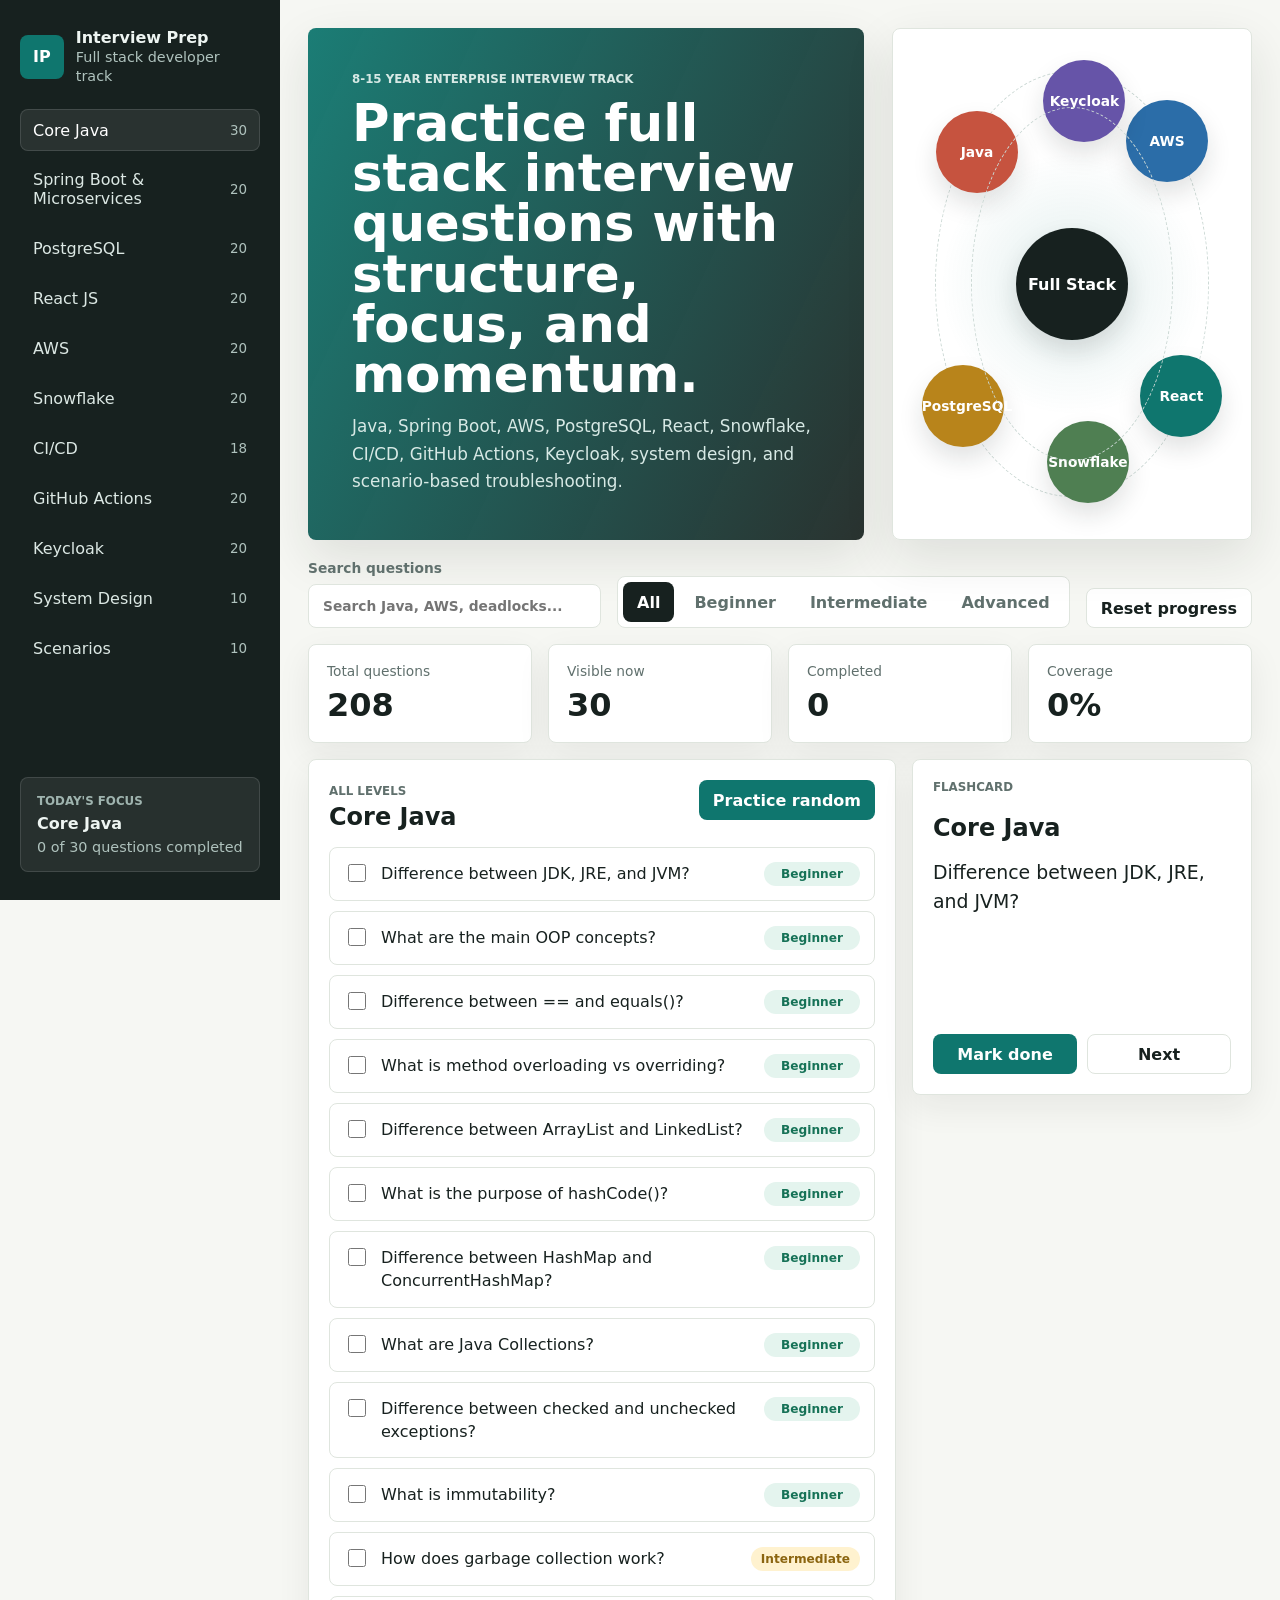
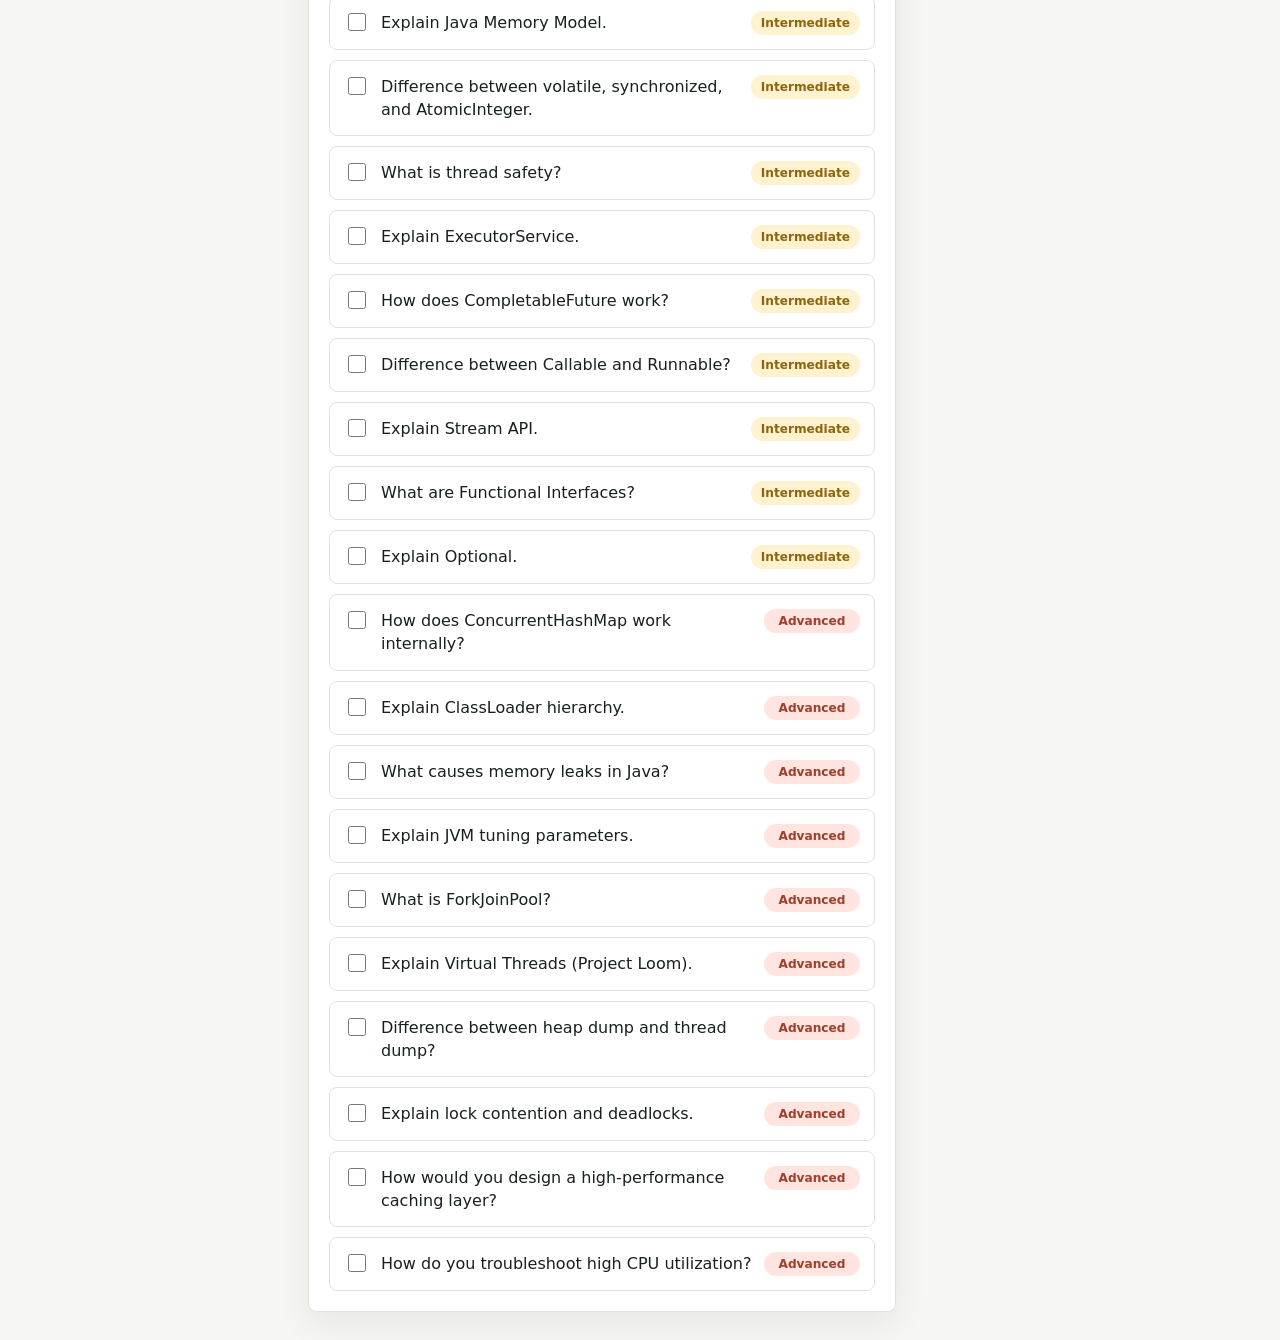
<file: index.html>
<!doctype html>
<html lang="en">
  <head>
    <meta charset="utf-8" />
    <meta name="viewport" content="width=device-width, initial-scale=1" />
    <title>Full Stack Interview Prep</title>
    <link rel="stylesheet" href="styles.css" />
  </head>
  <body>
    <aside class="sidebar" aria-label="Interview prep navigation">
      <div class="brand">
        <div class="brand-mark" aria-hidden="true">IP</div>
        <div>
          <p>Interview Prep</p>
          <span>Full stack developer track</span>
        </div>
      </div>

      <nav class="topic-nav" id="topicNav" aria-label="Topics"></nav>

      <div class="study-card">
        <span class="small-label">Today's focus</span>
        <strong id="focusTopic">Core Java</strong>
        <p id="focusMeta">0 questions completed</p>
      </div>
    </aside>

    <main class="app-shell">
      <section class="hero">
        <div class="hero-copy">
          <span class="small-label">8-15 year enterprise interview track</span>
          <h1>Practice full stack interview questions with structure, focus, and momentum.</h1>
          <p>
            Java, Spring Boot, AWS, PostgreSQL, React, Snowflake, CI/CD, GitHub Actions,
            Keycloak, system design, and scenario-based troubleshooting.
          </p>
        </div>
        <div class="prep-map" aria-label="Interview prep coverage map">
          <div class="map-node java">Java</div>
          <div class="map-node cloud">AWS</div>
          <div class="map-node db">PostgreSQL</div>
          <div class="map-node ui">React</div>
          <div class="map-node auth">Keycloak</div>
          <div class="map-node data">Snowflake</div>
          <div class="map-core">Full Stack</div>
        </div>
      </section>

      <section class="toolbar" aria-label="Practice controls">
        <label class="search-box">
          <span>Search questions</span>
          <input id="searchInput" type="search" placeholder="Search Java, AWS, deadlocks..." />
        </label>

        <div class="segmented" role="group" aria-label="Difficulty filter">
          <button class="active" type="button" data-level="All">All</button>
          <button type="button" data-level="Beginner">Beginner</button>
          <button type="button" data-level="Intermediate">Intermediate</button>
          <button type="button" data-level="Advanced">Advanced</button>
        </div>

        <button class="ghost-button" id="resetProgress" type="button">Reset progress</button>
      </section>

      <section class="stats-grid" aria-label="Preparation statistics">
        <article>
          <span>Total questions</span>
          <strong id="totalQuestions">0</strong>
        </article>
        <article>
          <span>Visible now</span>
          <strong id="visibleQuestions">0</strong>
        </article>
        <article>
          <span>Completed</span>
          <strong id="completedQuestions">0</strong>
        </article>
        <article>
          <span>Coverage</span>
          <strong id="coveragePercent">0%</strong>
        </article>
      </section>

      <section class="practice-layout">
        <div class="question-panel">
          <div class="section-heading">
            <div>
              <span class="small-label" id="activeLevelLabel">All levels</span>
              <h2 id="activeTopicTitle">Core Java</h2>
            </div>
            <button class="primary-button" id="randomQuestion" type="button">Practice random</button>
          </div>
          <div class="question-list" id="questionList"></div>
        </div>

        <aside class="flashcard" aria-label="Flashcard practice">
          <span class="small-label">Flashcard</span>
          <h2 id="flashTopic">Core Java</h2>
          <p id="flashQuestion">Pick a topic or press Practice random.</p>
          <div class="flash-actions">
            <button class="primary-button" id="markFlashDone" type="button">Mark done</button>
            <button class="ghost-button" id="nextFlash" type="button">Next</button>
          </div>
        </aside>
      </section>
    </main>

    <script src="script.js"></script>
  </body>
</html>
</file>
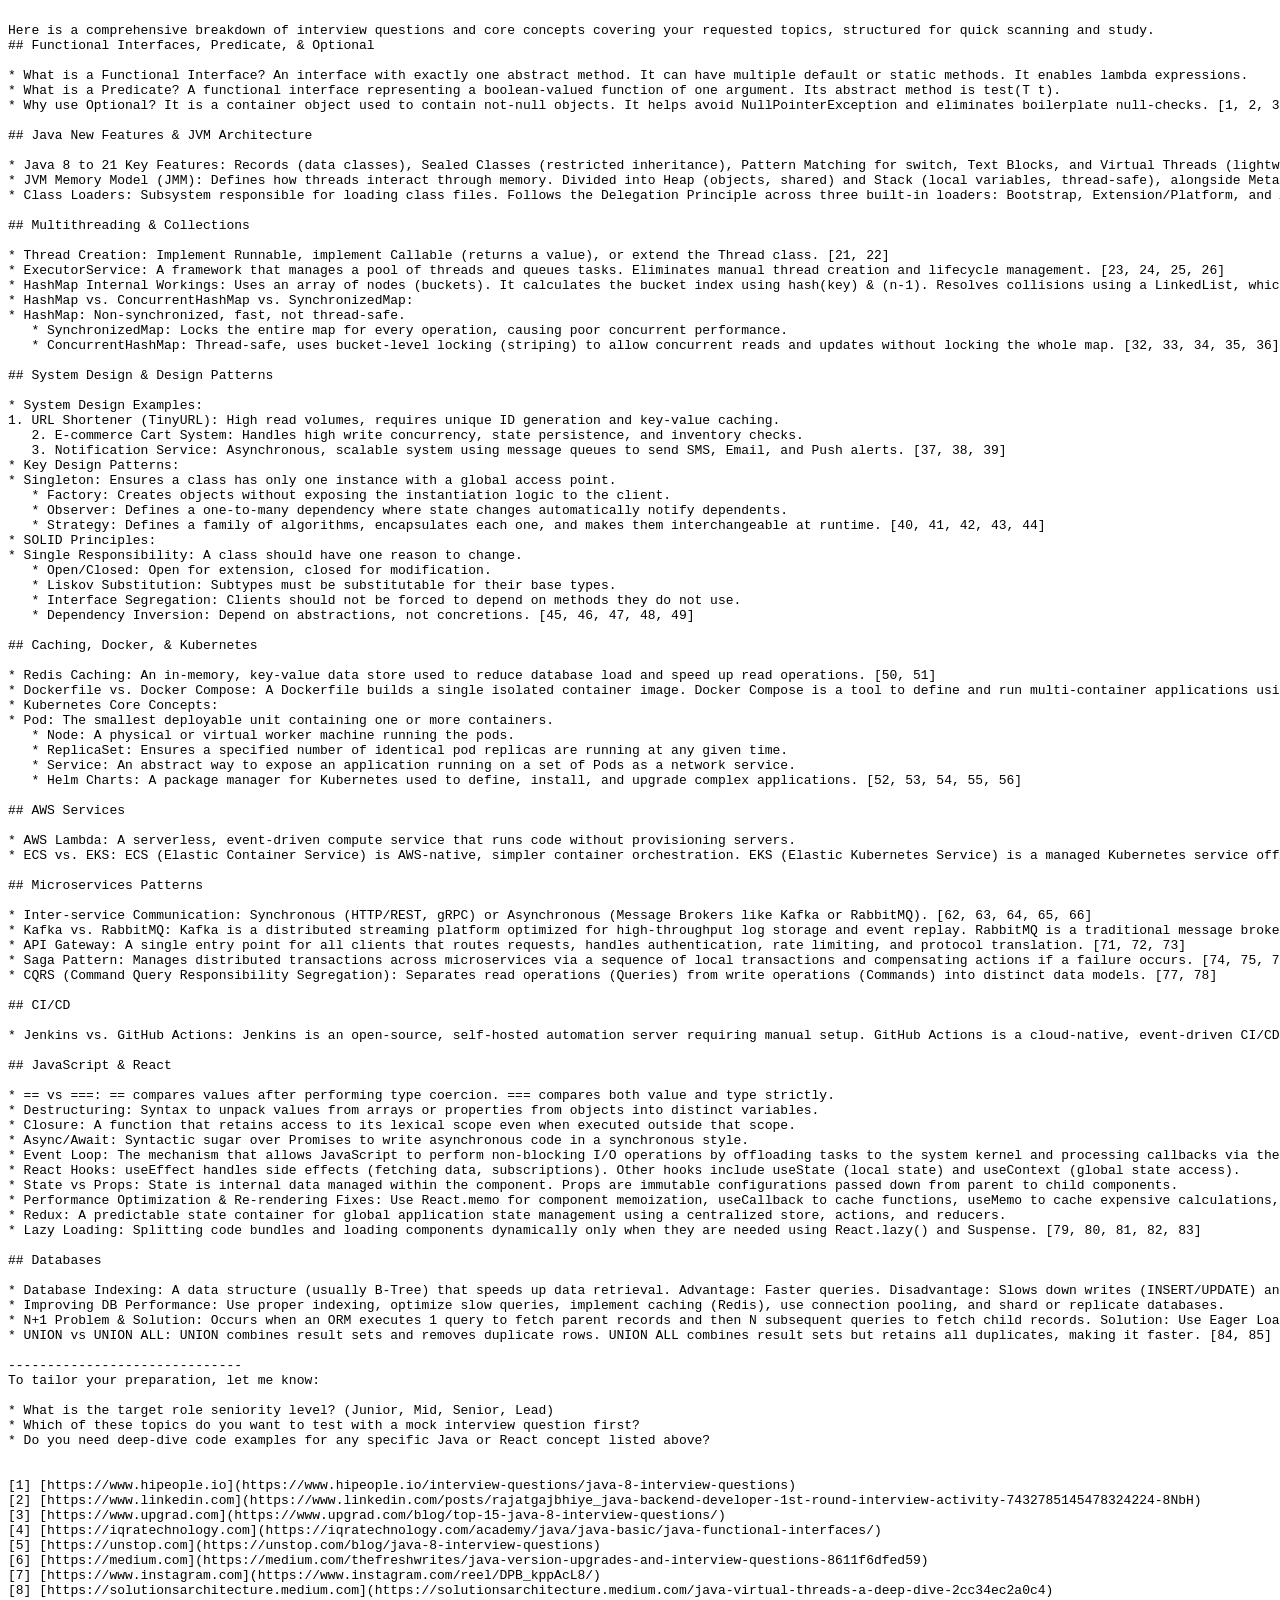
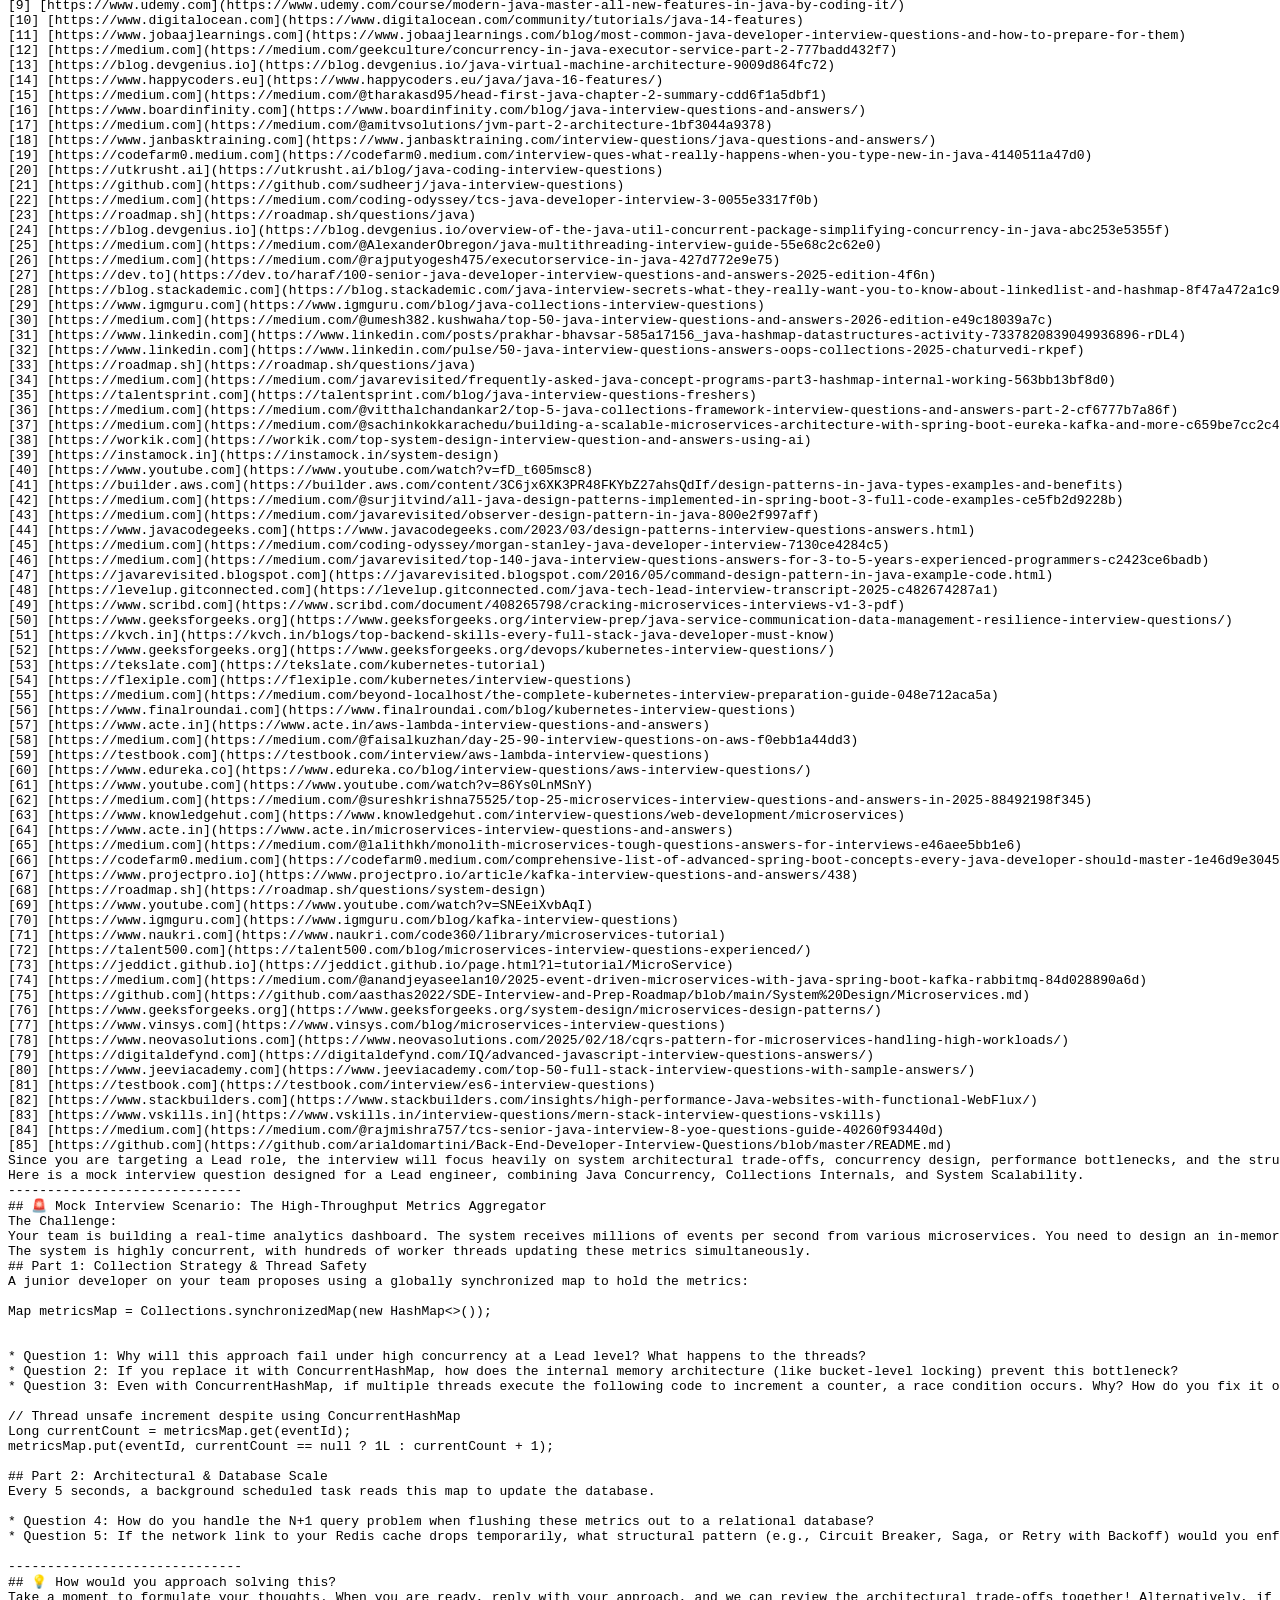
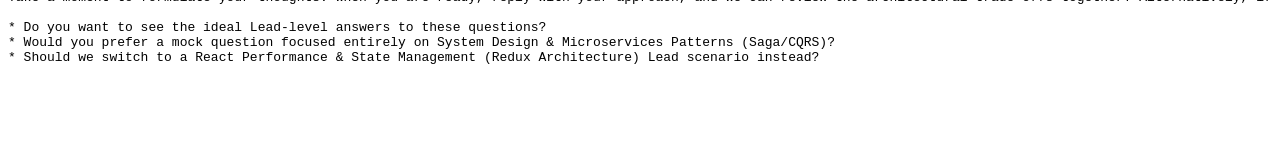
<file: dheeraj2.html>
<html><pre><code>
Here is a comprehensive breakdown of interview questions and core concepts covering your requested topics, structured for quick scanning and study.
## Functional Interfaces, Predicate, & Optional

* What is a Functional Interface? An interface with exactly one abstract method. It can have multiple default or static methods. It enables lambda expressions.
* What is a Predicate<T>? A functional interface representing a boolean-valued function of one argument. Its abstract method is test(T t).
* Why use Optional? It is a container object used to contain not-null objects. It helps avoid NullPointerException and eliminates boilerplate null-checks. [1, 2, 3, 4, 5] 

## Java New Features & JVM Architecture

* Java 8 to 21 Key Features: Records (data classes), Sealed Classes (restricted inheritance), Pattern Matching for switch, Text Blocks, and Virtual Threads (lightweight concurrency). [6, 7, 8, 9, 10] 
* JVM Memory Model (JMM): Defines how threads interact through memory. Divided into Heap (objects, shared) and Stack (local variables, thread-safe), alongside Metaspace (class metadata). [11, 12, 13, 14, 15] 
* Class Loaders: Subsystem responsible for loading class files. Follows the Delegation Principle across three built-in loaders: Bootstrap, Extension/Platform, and Application class loaders. [16, 17, 18, 19, 20] 

## Multithreading & Collections

* Thread Creation: Implement Runnable, implement Callable (returns a value), or extend the Thread class. [21, 22] 
* ExecutorService: A framework that manages a pool of threads and queues tasks. Eliminates manual thread creation and lifecycle management. [23, 24, 25, 26] 
* HashMap Internal Workings: Uses an array of nodes (buckets). It calculates the bucket index using hash(key) & (n-1). Resolves collisions using a LinkedList, which converts to a Red-Black Tree if a bucket exceeds 8 elements (treeification). [27, 28, 29, 30, 31] 
* HashMap vs. ConcurrentHashMap vs. SynchronizedMap:
* HashMap: Non-synchronized, fast, not thread-safe.
   * SynchronizedMap: Locks the entire map for every operation, causing poor concurrent performance.
   * ConcurrentHashMap: Thread-safe, uses bucket-level locking (striping) to allow concurrent reads and updates without locking the whole map. [32, 33, 34, 35, 36] 

## System Design & Design Patterns

* System Design Examples:
1. URL Shortener (TinyURL): High read volumes, requires unique ID generation and key-value caching.
   2. E-commerce Cart System: Handles high write concurrency, state persistence, and inventory checks.
   3. Notification Service: Asynchronous, scalable system using message queues to send SMS, Email, and Push alerts. [37, 38, 39] 
* Key Design Patterns:
* Singleton: Ensures a class has only one instance with a global access point.
   * Factory: Creates objects without exposing the instantiation logic to the client.
   * Observer: Defines a one-to-many dependency where state changes automatically notify dependents.
   * Strategy: Defines a family of algorithms, encapsulates each one, and makes them interchangeable at runtime. [40, 41, 42, 43, 44] 
* SOLID Principles:
* Single Responsibility: A class should have one reason to change.
   * Open/Closed: Open for extension, closed for modification.
   * Liskov Substitution: Subtypes must be substitutable for their base types.
   * Interface Segregation: Clients should not be forced to depend on methods they do not use.
   * Dependency Inversion: Depend on abstractions, not concretions. [45, 46, 47, 48, 49] 

## Caching, Docker, & Kubernetes

* Redis Caching: An in-memory, key-value data store used to reduce database load and speed up read operations. [50, 51] 
* Dockerfile vs. Docker Compose: A Dockerfile builds a single isolated container image. Docker Compose is a tool to define and run multi-container applications using a single YAML configuration.
* Kubernetes Core Concepts:
* Pod: The smallest deployable unit containing one or more containers.
   * Node: A physical or virtual worker machine running the pods.
   * ReplicaSet: Ensures a specified number of identical pod replicas are running at any given time.
   * Service: An abstract way to expose an application running on a set of Pods as a network service.
   * Helm Charts: A package manager for Kubernetes used to define, install, and upgrade complex applications. [52, 53, 54, 55, 56] 

## AWS Services

* AWS Lambda: A serverless, event-driven compute service that runs code without provisioning servers.
* ECS vs. EKS: ECS (Elastic Container Service) is AWS-native, simpler container orchestration. EKS (Elastic Kubernetes Service) is a managed Kubernetes service offering higher flexibility and avoiding vendor lock-in. [57, 58, 59, 60, 61] 

## Microservices Patterns

* Inter-service Communication: Synchronous (HTTP/REST, gRPC) or Asynchronous (Message Brokers like Kafka or RabbitMQ). [62, 63, 64, 65, 66] 
* Kafka vs. RabbitMQ: Kafka is a distributed streaming platform optimized for high-throughput log storage and event replay. RabbitMQ is a traditional message broker optimized for complex routing scenarios. [67, 68, 69, 70] 
* API Gateway: A single entry point for all clients that routes requests, handles authentication, rate limiting, and protocol translation. [71, 72, 73] 
* Saga Pattern: Manages distributed transactions across microservices via a sequence of local transactions and compensating actions if a failure occurs. [74, 75, 76] 
* CQRS (Command Query Responsibility Segregation): Separates read operations (Queries) from write operations (Commands) into distinct data models. [77, 78] 

## CI/CD

* Jenkins vs. GitHub Actions: Jenkins is an open-source, self-hosted automation server requiring manual setup. GitHub Actions is a cloud-native, event-driven CI/CD platform integrated directly into GitHub repositories.

## JavaScript & React

* == vs ===: == compares values after performing type coercion. === compares both value and type strictly.
* Destructuring: Syntax to unpack values from arrays or properties from objects into distinct variables.
* Closure: A function that retains access to its lexical scope even when executed outside that scope.
* Async/Await: Syntactic sugar over Promises to write asynchronous code in a synchronous style.
* Event Loop: The mechanism that allows JavaScript to perform non-blocking I/O operations by offloading tasks to the system kernel and processing callbacks via the queue.
* React Hooks: useEffect handles side effects (fetching data, subscriptions). Other hooks include useState (local state) and useContext (global state access).
* State vs Props: State is internal data managed within the component. Props are immutable configurations passed down from parent to child components.
* Performance Optimization & Re-rendering Fixes: Use React.memo for component memoization, useCallback to cache functions, useMemo to cache expensive calculations, and implement React Virtualization for large lists.
* Redux: A predictable state container for global application state management using a centralized store, actions, and reducers.
* Lazy Loading: Splitting code bundles and loading components dynamically only when they are needed using React.lazy() and Suspense. [79, 80, 81, 82, 83] 

## Databases

* Database Indexing: A data structure (usually B-Tree) that speeds up data retrieval. Advantage: Faster queries. Disadvantage: Slows down writes (INSERT/UPDATE) and consumes additional disk space.
* Improving DB Performance: Use proper indexing, optimize slow queries, implement caching (Redis), use connection pooling, and shard or replicate databases.
* N+1 Problem & Solution: Occurs when an ORM executes 1 query to fetch parent records and then N subsequent queries to fetch child records. Solution: Use Eager Loading (JOIN fetching).
* UNION vs UNION ALL: UNION combines result sets and removes duplicate rows. UNION ALL combines result sets but retains all duplicates, making it faster. [84, 85] 

------------------------------
To tailor your preparation, let me know:

* What is the target role seniority level? (Junior, Mid, Senior, Lead)
* Which of these topics do you want to test with a mock interview question first?
* Do you need deep-dive code examples for any specific Java or React concept listed above?


[1] [https://www.hipeople.io](https://www.hipeople.io/interview-questions/java-8-interview-questions)
[2] [https://www.linkedin.com](https://www.linkedin.com/posts/rajatgajbhiye_java-backend-developer-1st-round-interview-activity-7432785145478324224-8NbH)
[3] [https://www.upgrad.com](https://www.upgrad.com/blog/top-15-java-8-interview-questions/)
[4] [https://iqratechnology.com](https://iqratechnology.com/academy/java/java-basic/java-functional-interfaces/)
[5] [https://unstop.com](https://unstop.com/blog/java-8-interview-questions)
[6] [https://medium.com](https://medium.com/thefreshwrites/java-version-upgrades-and-interview-questions-8611f6dfed59)
[7] [https://www.instagram.com](https://www.instagram.com/reel/DPB_kppAcL8/)
[8] [https://solutionsarchitecture.medium.com](https://solutionsarchitecture.medium.com/java-virtual-threads-a-deep-dive-2cc34ec2a0c4)
[9] [https://www.udemy.com](https://www.udemy.com/course/modern-java-master-all-new-features-in-java-by-coding-it/)
[10] [https://www.digitalocean.com](https://www.digitalocean.com/community/tutorials/java-14-features)
[11] [https://www.jobaajlearnings.com](https://www.jobaajlearnings.com/blog/most-common-java-developer-interview-questions-and-how-to-prepare-for-them)
[12] [https://medium.com](https://medium.com/geekculture/concurrency-in-java-executor-service-part-2-777badd432f7)
[13] [https://blog.devgenius.io](https://blog.devgenius.io/java-virtual-machine-architecture-9009d864fc72)
[14] [https://www.happycoders.eu](https://www.happycoders.eu/java/java-16-features/)
[15] [https://medium.com](https://medium.com/@tharakasd95/head-first-java-chapter-2-summary-cdd6f1a5dbf1)
[16] [https://www.boardinfinity.com](https://www.boardinfinity.com/blog/java-interview-questions-and-answers/)
[17] [https://medium.com](https://medium.com/@amitvsolutions/jvm-part-2-architecture-1bf3044a9378)
[18] [https://www.janbasktraining.com](https://www.janbasktraining.com/interview-questions/java-questions-and-answers/)
[19] [https://codefarm0.medium.com](https://codefarm0.medium.com/interview-ques-what-really-happens-when-you-type-new-in-java-4140511a47d0)
[20] [https://utkrusht.ai](https://utkrusht.ai/blog/java-coding-interview-questions)
[21] [https://github.com](https://github.com/sudheerj/java-interview-questions)
[22] [https://medium.com](https://medium.com/coding-odyssey/tcs-java-developer-interview-3-0055e3317f0b)
[23] [https://roadmap.sh](https://roadmap.sh/questions/java)
[24] [https://blog.devgenius.io](https://blog.devgenius.io/overview-of-the-java-util-concurrent-package-simplifying-concurrency-in-java-abc253e5355f)
[25] [https://medium.com](https://medium.com/@AlexanderObregon/java-multithreading-interview-guide-55e68c2c62e0)
[26] [https://medium.com](https://medium.com/@rajputyogesh475/executorservice-in-java-427d772e9e75)
[27] [https://dev.to](https://dev.to/haraf/100-senior-java-developer-interview-questions-and-answers-2025-edition-4f6n)
[28] [https://blog.stackademic.com](https://blog.stackademic.com/java-interview-secrets-what-they-really-want-you-to-know-about-linkedlist-and-hashmap-8f47a472a1c9)
[29] [https://www.igmguru.com](https://www.igmguru.com/blog/java-collections-interview-questions)
[30] [https://medium.com](https://medium.com/@umesh382.kushwaha/top-50-java-interview-questions-and-answers-2026-edition-e49c18039a7c)
[31] [https://www.linkedin.com](https://www.linkedin.com/posts/prakhar-bhavsar-585a17156_java-hashmap-datastructures-activity-7337820839049936896-rDL4)
[32] [https://www.linkedin.com](https://www.linkedin.com/pulse/50-java-interview-questions-answers-oops-collections-2025-chaturvedi-rkpef)
[33] [https://roadmap.sh](https://roadmap.sh/questions/java)
[34] [https://medium.com](https://medium.com/javarevisited/frequently-asked-java-concept-programs-part3-hashmap-internal-working-563bb13bf8d0)
[35] [https://talentsprint.com](https://talentsprint.com/blog/java-interview-questions-freshers)
[36] [https://medium.com](https://medium.com/@vitthalchandankar2/top-5-java-collections-framework-interview-questions-and-answers-part-2-cf6777b7a86f)
[37] [https://medium.com](https://medium.com/@sachinkokkarachedu/building-a-scalable-microservices-architecture-with-spring-boot-eureka-kafka-and-more-c659be7cc2c4)
[38] [https://workik.com](https://workik.com/top-system-design-interview-question-and-answers-using-ai)
[39] [https://instamock.in](https://instamock.in/system-design)
[40] [https://www.youtube.com](https://www.youtube.com/watch?v=fD_t605msc8)
[41] [https://builder.aws.com](https://builder.aws.com/content/3C6jx6XK3PR48FKYbZ27ahsQdIf/design-patterns-in-java-types-examples-and-benefits)
[42] [https://medium.com](https://medium.com/@surjitvind/all-java-design-patterns-implemented-in-spring-boot-3-full-code-examples-ce5fb2d9228b)
[43] [https://medium.com](https://medium.com/javarevisited/observer-design-pattern-in-java-800e2f997aff)
[44] [https://www.javacodegeeks.com](https://www.javacodegeeks.com/2023/03/design-patterns-interview-questions-answers.html)
[45] [https://medium.com](https://medium.com/coding-odyssey/morgan-stanley-java-developer-interview-7130ce4284c5)
[46] [https://medium.com](https://medium.com/javarevisited/top-140-java-interview-questions-answers-for-3-to-5-years-experienced-programmers-c2423ce6badb)
[47] [https://javarevisited.blogspot.com](https://javarevisited.blogspot.com/2016/05/command-design-pattern-in-java-example-code.html)
[48] [https://levelup.gitconnected.com](https://levelup.gitconnected.com/java-tech-lead-interview-transcript-2025-c482674287a1)
[49] [https://www.scribd.com](https://www.scribd.com/document/408265798/cracking-microservices-interviews-v1-3-pdf)
[50] [https://www.geeksforgeeks.org](https://www.geeksforgeeks.org/interview-prep/java-service-communication-data-management-resilience-interview-questions/)
[51] [https://kvch.in](https://kvch.in/blogs/top-backend-skills-every-full-stack-java-developer-must-know)
[52] [https://www.geeksforgeeks.org](https://www.geeksforgeeks.org/devops/kubernetes-interview-questions/)
[53] [https://tekslate.com](https://tekslate.com/kubernetes-tutorial)
[54] [https://flexiple.com](https://flexiple.com/kubernetes/interview-questions)
[55] [https://medium.com](https://medium.com/beyond-localhost/the-complete-kubernetes-interview-preparation-guide-048e712aca5a)
[56] [https://www.finalroundai.com](https://www.finalroundai.com/blog/kubernetes-interview-questions)
[57] [https://www.acte.in](https://www.acte.in/aws-lambda-interview-questions-and-answers)
[58] [https://medium.com](https://medium.com/@faisalkuzhan/day-25-90-interview-questions-on-aws-f0ebb1a44dd3)
[59] [https://testbook.com](https://testbook.com/interview/aws-lambda-interview-questions)
[60] [https://www.edureka.co](https://www.edureka.co/blog/interview-questions/aws-interview-questions/)
[61] [https://www.youtube.com](https://www.youtube.com/watch?v=86Ys0LnMSnY)
[62] [https://medium.com](https://medium.com/@sureshkrishna75525/top-25-microservices-interview-questions-and-answers-in-2025-88492198f345)
[63] [https://www.knowledgehut.com](https://www.knowledgehut.com/interview-questions/web-development/microservices)
[64] [https://www.acte.in](https://www.acte.in/microservices-interview-questions-and-answers)
[65] [https://medium.com](https://medium.com/@lalithkh/monolith-microservices-tough-questions-answers-for-interviews-e46aee5bb1e6)
[66] [https://codefarm0.medium.com](https://codefarm0.medium.com/comprehensive-list-of-advanced-spring-boot-concepts-every-java-developer-should-master-1e46d9e30459)
[67] [https://www.projectpro.io](https://www.projectpro.io/article/kafka-interview-questions-and-answers/438)
[68] [https://roadmap.sh](https://roadmap.sh/questions/system-design)
[69] [https://www.youtube.com](https://www.youtube.com/watch?v=SNEeiXvbAqI)
[70] [https://www.igmguru.com](https://www.igmguru.com/blog/kafka-interview-questions)
[71] [https://www.naukri.com](https://www.naukri.com/code360/library/microservices-tutorial)
[72] [https://talent500.com](https://talent500.com/blog/microservices-interview-questions-experienced/)
[73] [https://jeddict.github.io](https://jeddict.github.io/page.html?l=tutorial/MicroService)
[74] [https://medium.com](https://medium.com/@anandjeyaseelan10/2025-event-driven-microservices-with-java-spring-boot-kafka-rabbitmq-84d028890a6d)
[75] [https://github.com](https://github.com/aasthas2022/SDE-Interview-and-Prep-Roadmap/blob/main/System%20Design/Microservices.md)
[76] [https://www.geeksforgeeks.org](https://www.geeksforgeeks.org/system-design/microservices-design-patterns/)
[77] [https://www.vinsys.com](https://www.vinsys.com/blog/microservices-interview-questions)
[78] [https://www.neovasolutions.com](https://www.neovasolutions.com/2025/02/18/cqrs-pattern-for-microservices-handling-high-workloads/)
[79] [https://digitaldefynd.com](https://digitaldefynd.com/IQ/advanced-javascript-interview-questions-answers/)
[80] [https://www.jeeviacademy.com](https://www.jeeviacademy.com/top-50-full-stack-interview-questions-with-sample-answers/)
[81] [https://testbook.com](https://testbook.com/interview/es6-interview-questions)
[82] [https://www.stackbuilders.com](https://www.stackbuilders.com/insights/high-performance-Java-websites-with-functional-WebFlux/)
[83] [https://www.vskills.in](https://www.vskills.in/interview-questions/mern-stack-interview-questions-vskills)
[84] [https://medium.com](https://medium.com/@rajmishra757/tcs-senior-java-interview-8-yoe-questions-guide-40260f93440d)
[85] [https://github.com](https://github.com/arialdomartini/Back-End-Developer-Interview-Questions/blob/master/README.md)
Since you are targeting a Lead role, the interview will focus heavily on system architectural trade-offs, concurrency design, performance bottlenecks, and the structural implications of code, rather than basic syntax.
Here is a mock interview question designed for a Lead engineer, combining Java Concurrency, Collections Internals, and System Scalability.
------------------------------
## 🚨 Mock Interview Scenario: The High-Throughput Metrics Aggregator
The Challenge:
Your team is building a real-time analytics dashboard. The system receives millions of events per second from various microservices. You need to design an in-memory aggregation layer in Java that tracks event counts per eventId before flushing them to a Redis cache and a database every 5 seconds.
The system is highly concurrent, with hundreds of worker threads updating these metrics simultaneously.
## Part 1: Collection Strategy & Thread Safety
A junior developer on your team proposes using a globally synchronized map to hold the metrics:

Map<String, Long> metricsMap = Collections.synchronizedMap(new HashMap<>());


* Question 1: Why will this approach fail under high concurrency at a Lead level? What happens to the threads?
* Question 2: If you replace it with ConcurrentHashMap, how does the internal memory architecture (like bucket-level locking) prevent this bottleneck?
* Question 3: Even with ConcurrentHashMap, if multiple threads execute the following code to increment a counter, a race condition occurs. Why? How do you fix it optimally without using the synchronized keyword?

// Thread unsafe increment despite using ConcurrentHashMap
Long currentCount = metricsMap.get(eventId);
metricsMap.put(eventId, currentCount == null ? 1L : currentCount + 1);

## Part 2: Architectural & Database Scale
Every 5 seconds, a background scheduled task reads this map to update the database.

* Question 4: How do you handle the N+1 query problem when flushing these metrics out to a relational database?
* Question 5: If the network link to your Redis cache drops temporarily, what structural pattern (e.g., Circuit Breaker, Saga, or Retry with Backoff) would you enforce across the microservices to prevent cascading failures and memory leaks in your JVM Metaspace/Heap?

------------------------------
## 💡 How would you approach solving this?
Take a moment to formulate your thoughts. When you are ready, reply with your approach, and we can review the architectural trade-offs together! Alternatively, if you prefer to pivot:

* Do you want to see the ideal Lead-level answers to these questions?
* Would you prefer a mock question focused entirely on System Design & Microservices Patterns (Saga/CQRS)?
* Should we switch to a React Performance & State Management (Redux Architecture) Lead scenario instead?




  
</code></pre>
</file>
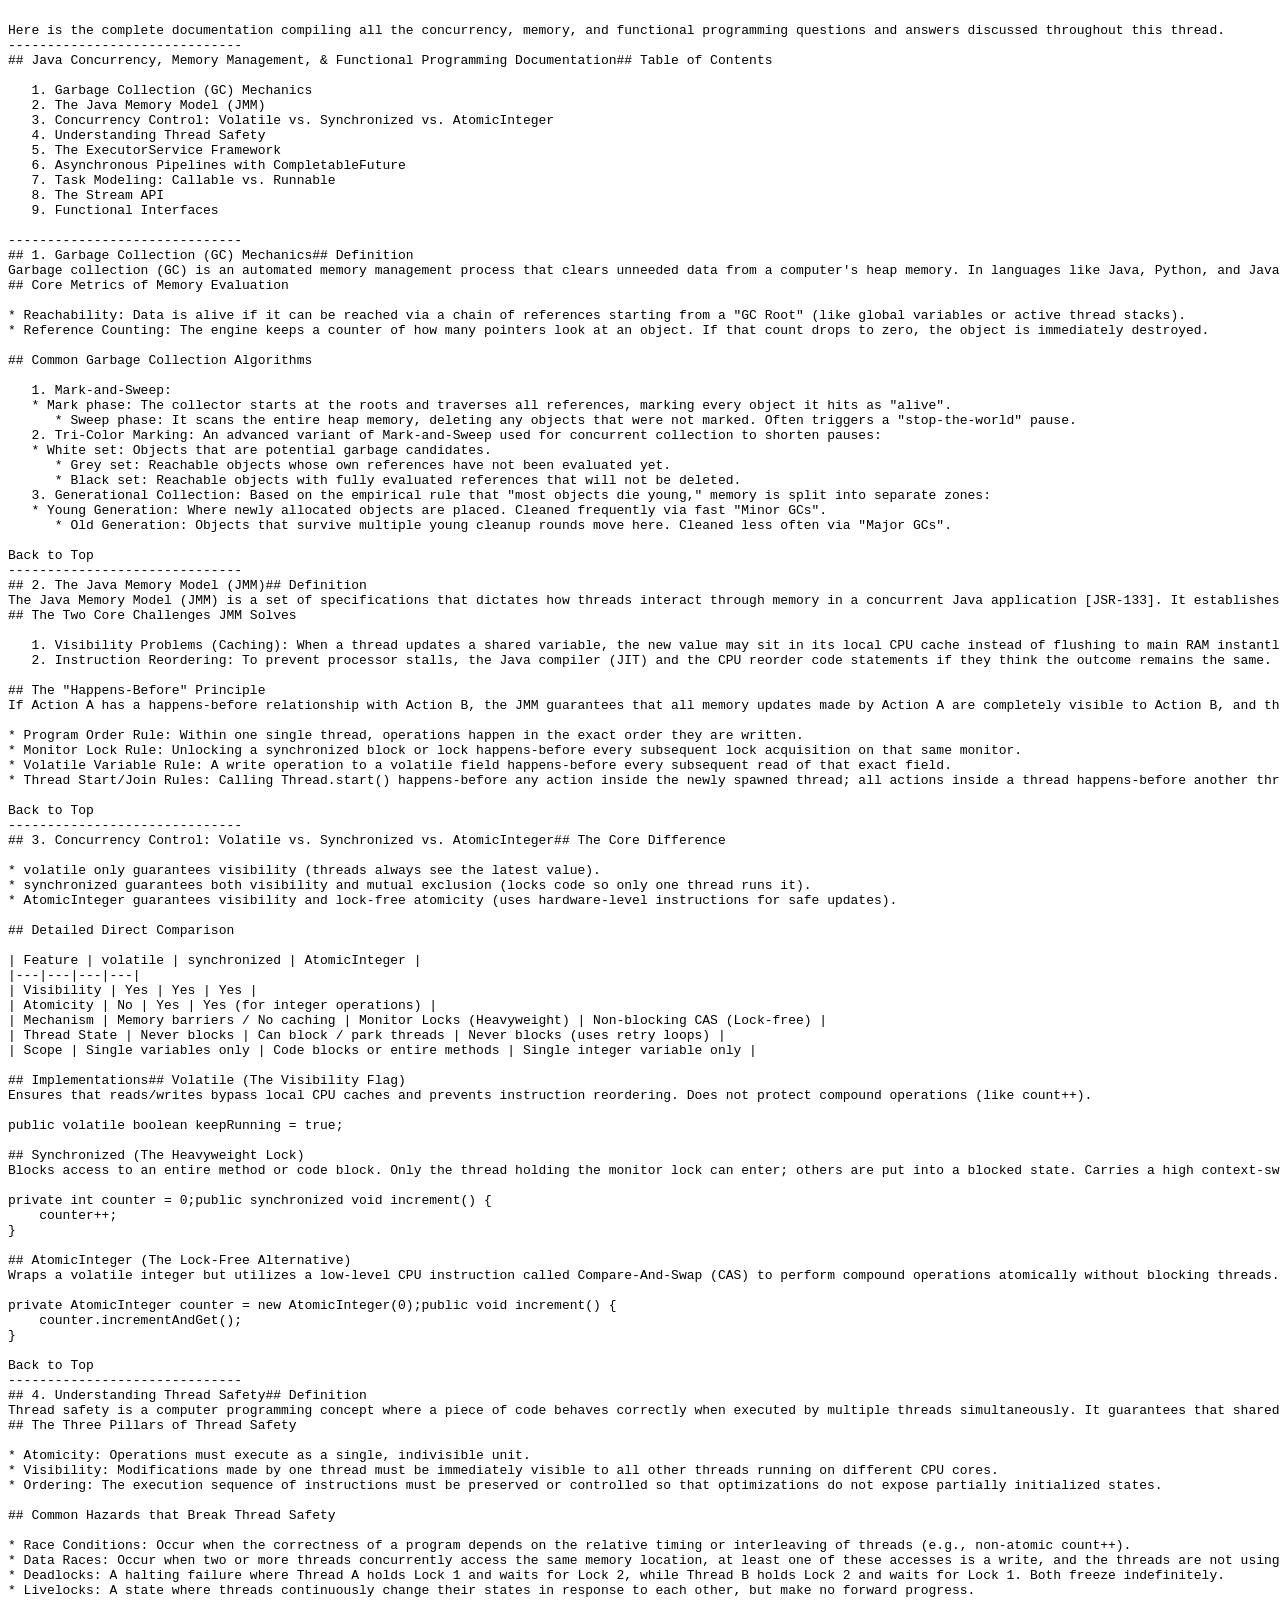
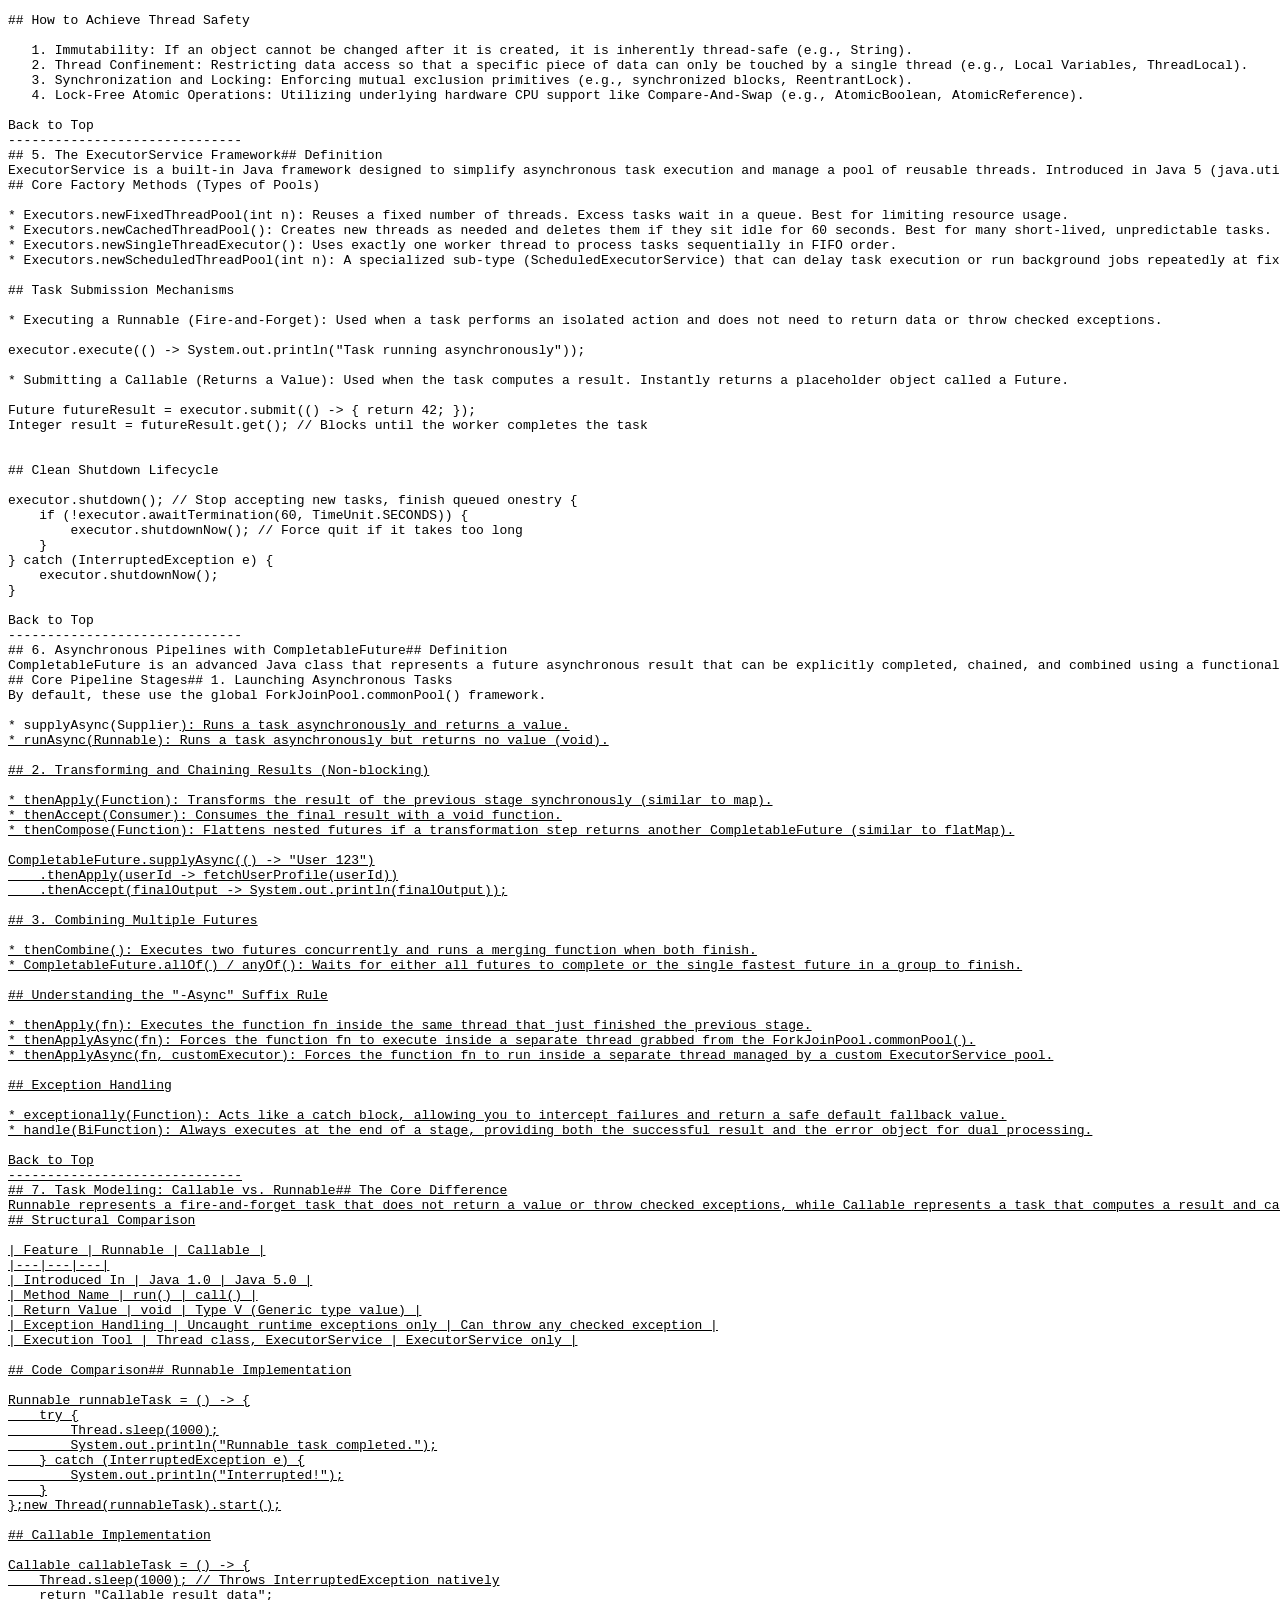
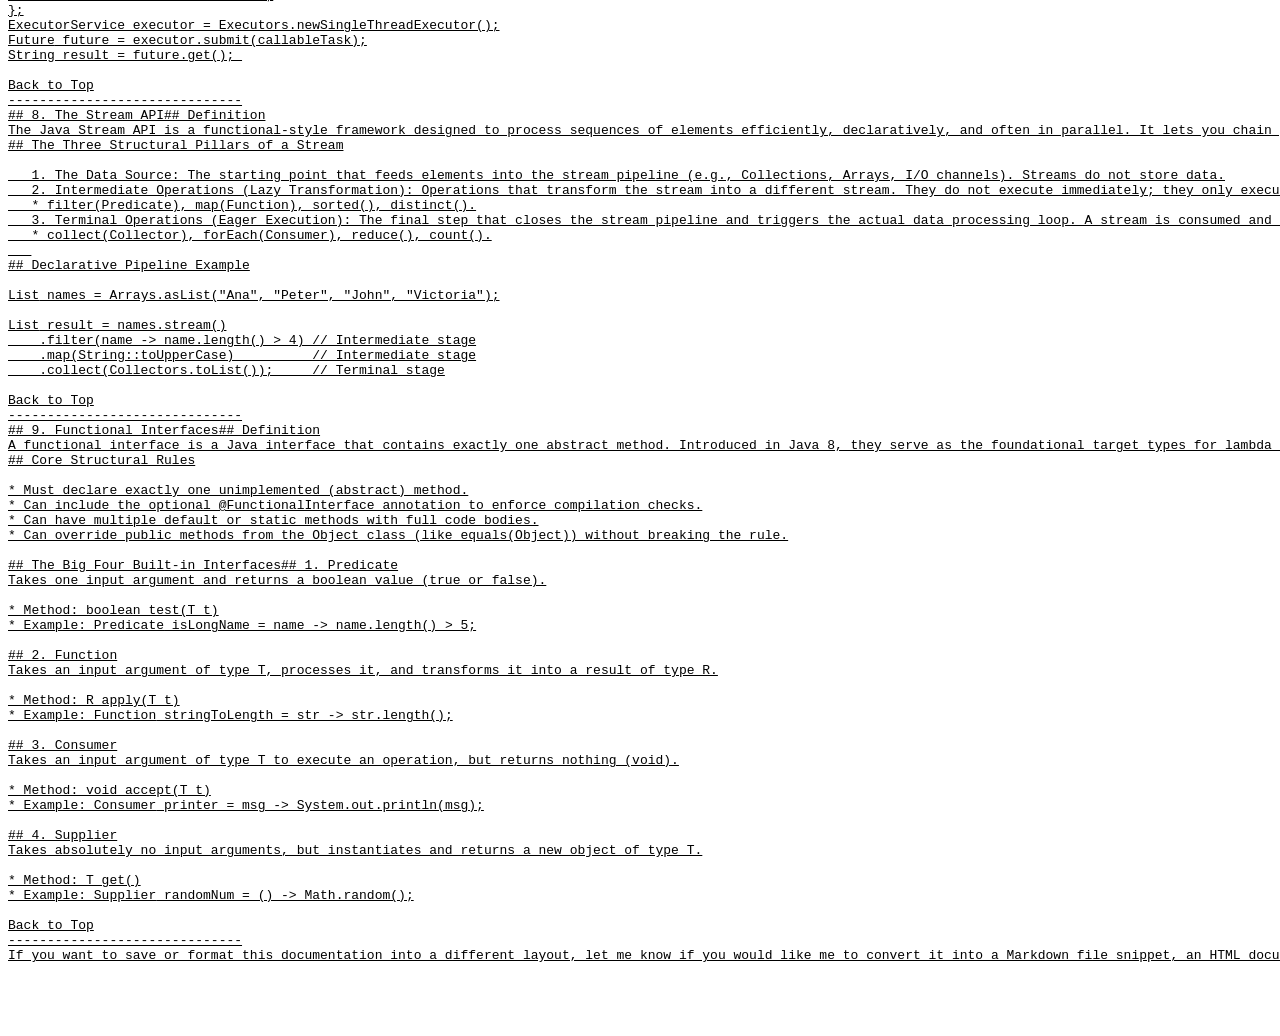
<file: core-java/intermediate.html>
<html><pre><code> 
Here is the complete documentation compiling all the concurrency, memory, and functional programming questions and answers discussed throughout this thread.
------------------------------
## Java Concurrency, Memory Management, & Functional Programming Documentation## Table of Contents

   1. Garbage Collection (GC) Mechanics
   2. The Java Memory Model (JMM)
   3. Concurrency Control: Volatile vs. Synchronized vs. AtomicInteger
   4. Understanding Thread Safety
   5. The ExecutorService Framework
   6. Asynchronous Pipelines with CompletableFuture
   7. Task Modeling: Callable vs. Runnable
   8. The Stream API
   9. Functional Interfaces

------------------------------
## 1. Garbage Collection (GC) Mechanics## Definition
Garbage collection (GC) is an automated memory management process that clears unneeded data from a computer's heap memory. In languages like Java, Python, and JavaScript, the runtime engine looks for objects that the application can no longer reach or use, safely deleting them to free up RAM.
## Core Metrics of Memory Evaluation

* Reachability: Data is alive if it can be reached via a chain of references starting from a "GC Root" (like global variables or active thread stacks).
* Reference Counting: The engine keeps a counter of how many pointers look at an object. If that count drops to zero, the object is immediately destroyed.

## Common Garbage Collection Algorithms

   1. Mark-and-Sweep:
   * Mark phase: The collector starts at the roots and traverses all references, marking every object it hits as "alive".
      * Sweep phase: It scans the entire heap memory, deleting any objects that were not marked. Often triggers a "stop-the-world" pause.
   2. Tri-Color Marking: An advanced variant of Mark-and-Sweep used for concurrent collection to shorten pauses:
   * White set: Objects that are potential garbage candidates.
      * Grey set: Reachable objects whose own references have not been evaluated yet.
      * Black set: Reachable objects with fully evaluated references that will not be deleted.
   3. Generational Collection: Based on the empirical rule that "most objects die young," memory is split into separate zones:
   * Young Generation: Where newly allocated objects are placed. Cleaned frequently via fast "Minor GCs".
      * Old Generation: Objects that survive multiple young cleanup rounds move here. Cleaned less often via "Major GCs".
   
Back to Top
------------------------------
## 2. The Java Memory Model (JMM)## Definition
The Java Memory Model (JMM) is a set of specifications that dictates how threads interact through memory in a concurrent Java application [JSR-133]. It establishes the legal boundaries for compiler optimizations (like instruction reordering) and hardware cache behaviors to guarantee memory visibility and execution ordering across different processor architectures.
## The Two Core Challenges JMM Solves

   1. Visibility Problems (Caching): When a thread updates a shared variable, the new value may sit in its local CPU cache instead of flushing to main RAM instantly. Another thread running on a separate core will continue reading the stale value from its own cache.
   2. Instruction Reordering: To prevent processor stalls, the Java compiler (JIT) and the CPU reorder code statements if they think the outcome remains the same. If a secondary thread reads fields out of order, it can lead to corrupted state bugs.

## The "Happens-Before" Principle
If Action A has a happens-before relationship with Action B, the JMM guarantees that all memory updates made by Action A are completely visible to Action B, and their relative execution order is preserved.

* Program Order Rule: Within one single thread, operations happen in the exact order they are written.
* Monitor Lock Rule: Unlocking a synchronized block or lock happens-before every subsequent lock acquisition on that same monitor.
* Volatile Variable Rule: A write operation to a volatile field happens-before every subsequent read of that exact field.
* Thread Start/Join Rules: Calling Thread.start() happens-before any action inside the newly spawned thread; all actions inside a thread happens-before another thread successfully returns from a .join() call on it.

Back to Top
------------------------------
## 3. Concurrency Control: Volatile vs. Synchronized vs. AtomicInteger## The Core Difference

* volatile only guarantees visibility (threads always see the latest value).
* synchronized guarantees both visibility and mutual exclusion (locks code so only one thread runs it).
* AtomicInteger guarantees visibility and lock-free atomicity (uses hardware-level instructions for safe updates).

## Detailed Direct Comparison

| Feature | volatile | synchronized | AtomicInteger |
|---|---|---|---|
| Visibility | Yes | Yes | Yes |
| Atomicity | No | Yes | Yes (for integer operations) |
| Mechanism | Memory barriers / No caching | Monitor Locks (Heavyweight) | Non-blocking CAS (Lock-free) |
| Thread State | Never blocks | Can block / park threads | Never blocks (uses retry loops) |
| Scope | Single variables only | Code blocks or entire methods | Single integer variable only |

## Implementations## Volatile (The Visibility Flag)
Ensures that reads/writes bypass local CPU caches and prevents instruction reordering. Does not protect compound operations (like count++).

public volatile boolean keepRunning = true; 

## Synchronized (The Heavyweight Lock)
Blocks access to an entire method or code block. Only the thread holding the monitor lock can enter; others are put into a blocked state. Carries a high context-switching cost.

private int counter = 0;public synchronized void increment() {
    counter++; 
}

## AtomicInteger (The Lock-Free Alternative)
Wraps a volatile integer but utilizes a low-level CPU instruction called Compare-And-Swap (CAS) to perform compound operations atomically without blocking threads.

private AtomicInteger counter = new AtomicInteger(0);public void increment() {
    counter.incrementAndGet(); 
}

Back to Top
------------------------------
## 4. Understanding Thread Safety## Definition
Thread safety is a computer programming concept where a piece of code behaves correctly when executed by multiple threads simultaneously. It guarantees that shared data structures, variables, and logic do not become corrupted, race conditions are avoided, and the program's output matches its design specifications.
## The Three Pillars of Thread Safety

* Atomicity: Operations must execute as a single, indivisible unit.
* Visibility: Modifications made by one thread must be immediately visible to all other threads running on different CPU cores.
* Ordering: The execution sequence of instructions must be preserved or controlled so that optimizations do not expose partially initialized states.

## Common Hazards that Break Thread Safety

* Race Conditions: Occur when the correctness of a program depends on the relative timing or interleaving of threads (e.g., non-atomic count++).
* Data Races: Occur when two or more threads concurrently access the same memory location, at least one of these accesses is a write, and the threads are not using any synchronization.
* Deadlocks: A halting failure where Thread A holds Lock 1 and waits for Lock 2, while Thread B holds Lock 2 and waits for Lock 1. Both freeze indefinitely.
* Livelocks: A state where threads continuously change their states in response to each other, but make no forward progress.

## How to Achieve Thread Safety

   1. Immutability: If an object cannot be changed after it is created, it is inherently thread-safe (e.g., String).
   2. Thread Confinement: Restricting data access so that a specific piece of data can only be touched by a single thread (e.g., Local Variables, ThreadLocal).
   3. Synchronization and Locking: Enforcing mutual exclusion primitives (e.g., synchronized blocks, ReentrantLock).
   4. Lock-Free Atomic Operations: Utilizing underlying hardware CPU support like Compare-And-Swap (e.g., AtomicBoolean, AtomicReference).

Back to Top
------------------------------
## 5. The ExecutorService Framework## Definition
ExecutorService is a built-in Java framework designed to simplify asynchronous task execution and manage a pool of reusable threads. Introduced in Java 5 (java.util.concurrent), it serves as a high-level replacement for manually creating, launching, and managing individual threads.
## Core Factory Methods (Types of Pools)

* Executors.newFixedThreadPool(int n): Reuses a fixed number of threads. Excess tasks wait in a queue. Best for limiting resource usage.
* Executors.newCachedThreadPool(): Creates new threads as needed and deletes them if they sit idle for 60 seconds. Best for many short-lived, unpredictable tasks.
* Executors.newSingleThreadExecutor(): Uses exactly one worker thread to process tasks sequentially in FIFO order.
* Executors.newScheduledThreadPool(int n): A specialized sub-type (ScheduledExecutorService) that can delay task execution or run background jobs repeatedly at fixed intervals.

## Task Submission Mechanisms

* Executing a Runnable (Fire-and-Forget): Used when a task performs an isolated action and does not need to return data or throw checked exceptions.

executor.execute(() -> System.out.println("Task running asynchronously"));

* Submitting a Callable (Returns a Value): Used when the task computes a result. Instantly returns a placeholder object called a Future.

Future<Integer> futureResult = executor.submit(() -> { return 42; });
Integer result = futureResult.get(); // Blocks until the worker completes the task


## Clean Shutdown Lifecycle

executor.shutdown(); // Stop accepting new tasks, finish queued onestry {
    if (!executor.awaitTermination(60, TimeUnit.SECONDS)) {
        executor.shutdownNow(); // Force quit if it takes too long
    }
} catch (InterruptedException e) {
    executor.shutdownNow();
}

Back to Top
------------------------------
## 6. Asynchronous Pipelines with CompletableFuture## Definition
CompletableFuture is an advanced Java class that represents a future asynchronous result that can be explicitly completed, chained, and combined using a functional programming style. Introduced in Java 8, it implements Future and CompletionStage to enable non-blocking asynchronous pipelines without getting trapped in "callback hell".
## Core Pipeline Stages## 1. Launching Asynchronous Tasks
By default, these use the global ForkJoinPool.commonPool() framework.

* supplyAsync(Supplier<U>): Runs a task asynchronously and returns a value.
* runAsync(Runnable): Runs a task asynchronously but returns no value (void).

## 2. Transforming and Chaining Results (Non-blocking)

* thenApply(Function): Transforms the result of the previous stage synchronously (similar to map).
* thenAccept(Consumer): Consumes the final result with a void function.
* thenCompose(Function): Flattens nested futures if a transformation step returns another CompletableFuture (similar to flatMap).

CompletableFuture.supplyAsync(() -> "User_123")
    .thenApply(userId -> fetchUserProfile(userId))
    .thenAccept(finalOutput -> System.out.println(finalOutput));

## 3. Combining Multiple Futures

* thenCombine(): Executes two futures concurrently and runs a merging function when both finish.
* CompletableFuture.allOf() / anyOf(): Waits for either all futures to complete or the single fastest future in a group to finish.

## Understanding the "-Async" Suffix Rule

* thenApply(fn): Executes the function fn inside the same thread that just finished the previous stage.
* thenApplyAsync(fn): Forces the function fn to execute inside a separate thread grabbed from the ForkJoinPool.commonPool().
* thenApplyAsync(fn, customExecutor): Forces the function fn to run inside a separate thread managed by a custom ExecutorService pool.

## Exception Handling

* exceptionally(Function): Acts like a catch block, allowing you to intercept failures and return a safe default fallback value.
* handle(BiFunction): Always executes at the end of a stage, providing both the successful result and the error object for dual processing.

Back to Top
------------------------------
## 7. Task Modeling: Callable vs. Runnable## The Core Difference
Runnable represents a fire-and-forget task that does not return a value or throw checked exceptions, while Callable represents a task that computes a result and can natively throw checked exceptions.
## Structural Comparison

| Feature | Runnable | Callable<V> |
|---|---|---|
| Introduced In | Java 1.0 | Java 5.0 |
| Method Name | run() | call() |
| Return Value | void | Type V (Generic type value) |
| Exception Handling | Uncaught runtime exceptions only | Can throw any checked exception |
| Execution Tool | Thread class, ExecutorService | ExecutorService only |

## Code Comparison## Runnable Implementation

Runnable runnableTask = () -> {
    try {
        Thread.sleep(1000);
        System.out.println("Runnable task completed.");
    } catch (InterruptedException e) {
        System.out.println("Interrupted!");
    }
};new Thread(runnableTask).start();

## Callable Implementation

Callable<String> callableTask = () -> {
    Thread.sleep(1000); // Throws InterruptedException natively
    return "Callable result data";
};
ExecutorService executor = Executors.newSingleThreadExecutor();
Future<String> future = executor.submit(callableTask);
String result = future.get(); 

Back to Top
------------------------------
## 8. The Stream API## Definition
The Java Stream API is a functional-style framework designed to process sequences of elements efficiently, declaratively, and often in parallel. It lets you chain pipeline operations together without mutating the underlying data source, replacing traditional nested for loops and if statements.
## The Three Structural Pillars of a Stream

   1. The Data Source: The starting point that feeds elements into the stream pipeline (e.g., Collections, Arrays, I/O channels). Streams do not store data.
   2. Intermediate Operations (Lazy Transformation): Operations that transform the stream into a different stream. They do not execute immediately; they only execute when a terminal operation is invoked.
   * filter(Predicate), map(Function), sorted(), distinct().
   3. Terminal Operations (Eager Execution): The final step that closes the stream pipeline and triggers the actual data processing loop. A stream is consumed and cannot be reused after this step.
   * collect(Collector), forEach(Consumer), reduce(), count().
   
## Declarative Pipeline Example

List<String> names = Arrays.asList("Ana", "Peter", "John", "Victoria");

List<String> result = names.stream()
    .filter(name -> name.length() > 4) // Intermediate stage
    .map(String::toUpperCase)          // Intermediate stage
    .collect(Collectors.toList());     // Terminal stage

Back to Top
------------------------------
## 9. Functional Interfaces## Definition
A functional interface is a Java interface that contains exactly one abstract method. Introduced in Java 8, they serve as the foundational target types for lambda expressions and method references, allowing you to treat behavior as data.
## Core Structural Rules

* Must declare exactly one unimplemented (abstract) method.
* Can include the optional @FunctionalInterface annotation to enforce compilation checks.
* Can have multiple default or static methods with full code bodies.
* Can override public methods from the Object class (like equals(Object)) without breaking the rule.

## The Big Four Built-in Interfaces## 1. Predicate
Takes one input argument and returns a boolean value (true or false).

* Method: boolean test(T t)
* Example: Predicate<String> isLongName = name -> name.length() > 5;

## 2. Function<T, R>
Takes an input argument of type T, processes it, and transforms it into a result of type R.

* Method: R apply(T t)
* Example: Function<String, Integer> stringToLength = str -> str.length();

## 3. Consumer
Takes an input argument of type T to execute an operation, but returns nothing (void).

* Method: void accept(T t)
* Example: Consumer<String> printer = msg -> System.out.println(msg);

## 4. Supplier
Takes absolutely no input arguments, but instantiates and returns a new object of type T.

* Method: T get()
* Example: Supplier<Double> randomNum = () -> Math.random();

Back to Top
------------------------------
If you want to save or format this documentation into a different layout, let me know if you would like me to convert it into a Markdown file snippet, an HTML document block, or add specific code architectures!




</code></pre>
</file>
<file: styles.css>
:root {
  color-scheme: light;
  --bg: #f6f7f3;
  --panel: #ffffff;
  --ink: #17211f;
  --muted: #60706d;
  --line: #dfe5de;
  --teal: #0f766e;
  --teal-dark: #0b4f4a;
  --coral: #c6533f;
  --gold: #b8841b;
  --violet: #6654a8;
  --blue: #2b6da8;
  --shadow: 0 18px 50px rgba(23, 33, 31, 0.11);
}

* {
  box-sizing: border-box;
}

body {
  margin: 0;
  min-height: 100vh;
  background: var(--bg);
  color: var(--ink);
  font-family: Inter, ui-sans-serif, system-ui, -apple-system, BlinkMacSystemFont, "Segoe UI", sans-serif;
}

button,
input {
  font: inherit;
}

button {
  cursor: pointer;
}

.sidebar {
  position: fixed;
  inset: 0 auto 0 0;
  width: 280px;
  display: flex;
  flex-direction: column;
  gap: 24px;
  padding: 28px 20px;
  background: #17211f;
  color: #eef5f2;
  overflow-y: auto;
}

.brand {
  display: flex;
  align-items: center;
  gap: 12px;
}

.brand-mark {
  display: grid;
  width: 44px;
  height: 44px;
  place-items: center;
  border-radius: 8px;
  background: var(--teal);
  color: #ffffff;
  font-weight: 800;
}

.brand p,
.brand span,
.study-card p {
  margin: 0;
}

.brand p {
  font-weight: 800;
}

.brand span,
.study-card p {
  color: #afc2bd;
  font-size: 0.9rem;
}

.topic-nav {
  display: grid;
  gap: 8px;
}

.topic-button {
  display: flex;
  align-items: center;
  justify-content: space-between;
  min-height: 42px;
  border: 1px solid transparent;
  border-radius: 8px;
  padding: 10px 12px;
  background: transparent;
  color: #dce8e4;
  text-align: left;
}

.topic-button:hover,
.topic-button.active {
  border-color: rgba(255, 255, 255, 0.12);
  background: rgba(255, 255, 255, 0.08);
  color: #ffffff;
}

.topic-button span {
  color: #afc2bd;
  font-size: 0.84rem;
}

.study-card {
  margin-top: auto;
  display: grid;
  gap: 6px;
  padding: 16px;
  border: 1px solid rgba(255, 255, 255, 0.12);
  border-radius: 8px;
  background: rgba(255, 255, 255, 0.07);
}

.small-label {
  color: var(--muted);
  font-size: 0.74rem;
  font-weight: 800;
  letter-spacing: 0;
  text-transform: uppercase;
}

.sidebar .small-label {
  color: #9fb4af;
}

.app-shell {
  margin-left: 280px;
  padding: 28px;
}

.hero {
  display: grid;
  grid-template-columns: minmax(0, 1.25fr) minmax(360px, 0.75fr);
  gap: 28px;
  align-items: stretch;
  min-height: 300px;
  margin-bottom: 20px;
}

.hero-copy {
  display: flex;
  flex-direction: column;
  justify-content: center;
  padding: 44px;
  border-radius: 8px;
  background:
    linear-gradient(115deg, rgba(15, 118, 110, 0.95), rgba(23, 33, 31, 0.92)),
    repeating-linear-gradient(135deg, rgba(255, 255, 255, 0.12) 0 1px, transparent 1px 16px);
  color: #ffffff;
  box-shadow: var(--shadow);
}

.hero-copy .small-label,
.hero-copy p {
  color: #d7e9e5;
}

.hero h1 {
  max-width: 840px;
  margin: 12px 0 14px;
  font-size: clamp(2rem, 4vw, 4.6rem);
  line-height: 0.98;
  letter-spacing: 0;
}

.hero p {
  max-width: 760px;
  margin: 0;
  font-size: 1.05rem;
  line-height: 1.65;
}

.prep-map {
  position: relative;
  min-height: 300px;
  border: 1px solid var(--line);
  border-radius: 8px;
  background:
    radial-gradient(circle at center, rgba(15, 118, 110, 0.12), transparent 42%),
    linear-gradient(#ffffff, #ffffff);
  box-shadow: var(--shadow);
  overflow: hidden;
}

.prep-map::before,
.prep-map::after {
  content: "";
  position: absolute;
  inset: 42px;
  border: 1px dashed #cbd8d4;
  border-radius: 50%;
}

.prep-map::after {
  inset: 78px;
}

.map-core,
.map-node {
  position: absolute;
  display: grid;
  place-items: center;
  border-radius: 50%;
  font-weight: 800;
  box-shadow: 0 12px 24px rgba(23, 33, 31, 0.13);
}

.map-core {
  left: 50%;
  top: 50%;
  width: 112px;
  height: 112px;
  transform: translate(-50%, -50%);
  background: var(--ink);
  color: #ffffff;
}

.map-node {
  width: 82px;
  height: 82px;
  color: #ffffff;
  font-size: 0.86rem;
}

.java { left: 12%; top: 16%; background: var(--coral); }
.cloud { right: 12%; top: 14%; background: var(--blue); }
.db { left: 8%; bottom: 18%; background: var(--gold); }
.ui { right: 8%; bottom: 20%; background: var(--teal); }
.auth { left: 42%; top: 6%; background: var(--violet); }
.data { left: 43%; bottom: 7%; background: #4f7f52; }

.toolbar,
.stats-grid,
.practice-layout {
  display: grid;
  gap: 16px;
}

.toolbar {
  grid-template-columns: minmax(220px, 1fr) auto auto;
  align-items: end;
  margin-bottom: 16px;
}

.search-box {
  display: grid;
  gap: 8px;
  color: var(--muted);
  font-size: 0.86rem;
  font-weight: 700;
}

.search-box input {
  width: 100%;
  min-height: 44px;
  border: 1px solid var(--line);
  border-radius: 8px;
  padding: 0 14px;
  background: #ffffff;
  color: var(--ink);
  outline: none;
}

.search-box input:focus {
  border-color: var(--teal);
  box-shadow: 0 0 0 3px rgba(15, 118, 110, 0.15);
}

.segmented {
  display: flex;
  flex-wrap: wrap;
  gap: 6px;
  padding: 5px;
  border: 1px solid var(--line);
  border-radius: 8px;
  background: #ffffff;
}

.segmented button,
.ghost-button,
.primary-button {
  min-height: 40px;
  border-radius: 8px;
  border: 0;
  padding: 0 14px;
  font-weight: 800;
}

.segmented button {
  background: transparent;
  color: var(--muted);
}

.segmented button.active {
  background: var(--ink);
  color: #ffffff;
}

.ghost-button {
  border: 1px solid var(--line);
  background: #ffffff;
  color: var(--ink);
}

.primary-button {
  background: var(--teal);
  color: #ffffff;
}

.stats-grid {
  grid-template-columns: repeat(4, minmax(0, 1fr));
  margin-bottom: 16px;
}

.stats-grid article,
.question-panel,
.flashcard {
  border: 1px solid var(--line);
  border-radius: 8px;
  background: var(--panel);
  box-shadow: 0 12px 34px rgba(23, 33, 31, 0.07);
}

.stats-grid article {
  display: grid;
  gap: 7px;
  padding: 18px;
}

.stats-grid span {
  color: var(--muted);
  font-size: 0.86rem;
}

.stats-grid strong {
  font-size: 2rem;
}

.practice-layout {
  grid-template-columns: minmax(0, 1fr) 340px;
  align-items: start;
}

.question-panel,
.flashcard {
  padding: 20px;
}

.section-heading {
  display: flex;
  align-items: start;
  justify-content: space-between;
  gap: 12px;
  margin-bottom: 16px;
}

.section-heading h2,
.flashcard h2 {
  margin: 4px 0 0;
}

.question-list {
  display: grid;
  gap: 10px;
}

.question-item {
  display: grid;
  grid-template-columns: auto minmax(0, 1fr) auto;
  gap: 12px;
  align-items: start;
  padding: 14px;
  border: 1px solid var(--line);
  border-radius: 8px;
}

.question-item input {
  width: 18px;
  height: 18px;
  margin-top: 2px;
  accent-color: var(--teal);
}

.question-text {
  margin: 0;
  line-height: 1.45;
}

.level-pill {
  min-width: 96px;
  border-radius: 999px;
  padding: 5px 10px;
  text-align: center;
  font-size: 0.76rem;
  font-weight: 800;
}

.Beginner { background: #e4f4ee; color: #167257; }
.Intermediate { background: #fff2cf; color: #8b6510; }
.Advanced { background: #ffe4df; color: #a23d2b; }

.question-item.done .question-text {
  color: var(--muted);
  text-decoration: line-through;
}

.flashcard {
  position: sticky;
  top: 20px;
  display: grid;
  gap: 16px;
}

.flashcard p {
  min-height: 160px;
  margin: 0;
  font-size: 1.18rem;
  line-height: 1.55;
}

.flash-actions {
  display: grid;
  grid-template-columns: 1fr 1fr;
  gap: 10px;
}

.empty-state {
  padding: 24px;
  border: 1px dashed var(--line);
  border-radius: 8px;
  color: var(--muted);
  text-align: center;
}

@media (max-width: 1060px) {
  .sidebar {
    position: static;
    width: auto;
    max-height: none;
  }

  .app-shell {
    margin-left: 0;
  }

  .topic-nav {
    grid-template-columns: repeat(2, minmax(0, 1fr));
  }

  .hero,
  .practice-layout {
    grid-template-columns: 1fr;
  }

  .flashcard {
    position: static;
  }
}

@media (max-width: 760px) {
  .app-shell,
  .sidebar {
    padding: 18px;
  }

  .hero-copy {
    padding: 28px;
  }

  .toolbar,
  .stats-grid,
  .topic-nav {
    grid-template-columns: 1fr;
  }

  .segmented {
    justify-content: stretch;
  }

  .segmented button {
    flex: 1 1 120px;
  }

  .question-item {
    grid-template-columns: auto minmax(0, 1fr);
  }

  .level-pill {
    grid-column: 2;
    width: max-content;
  }

  .prep-map {
    min-height: 260px;
  }

  .map-node {
    width: 72px;
    height: 72px;
  }
}
</file>
